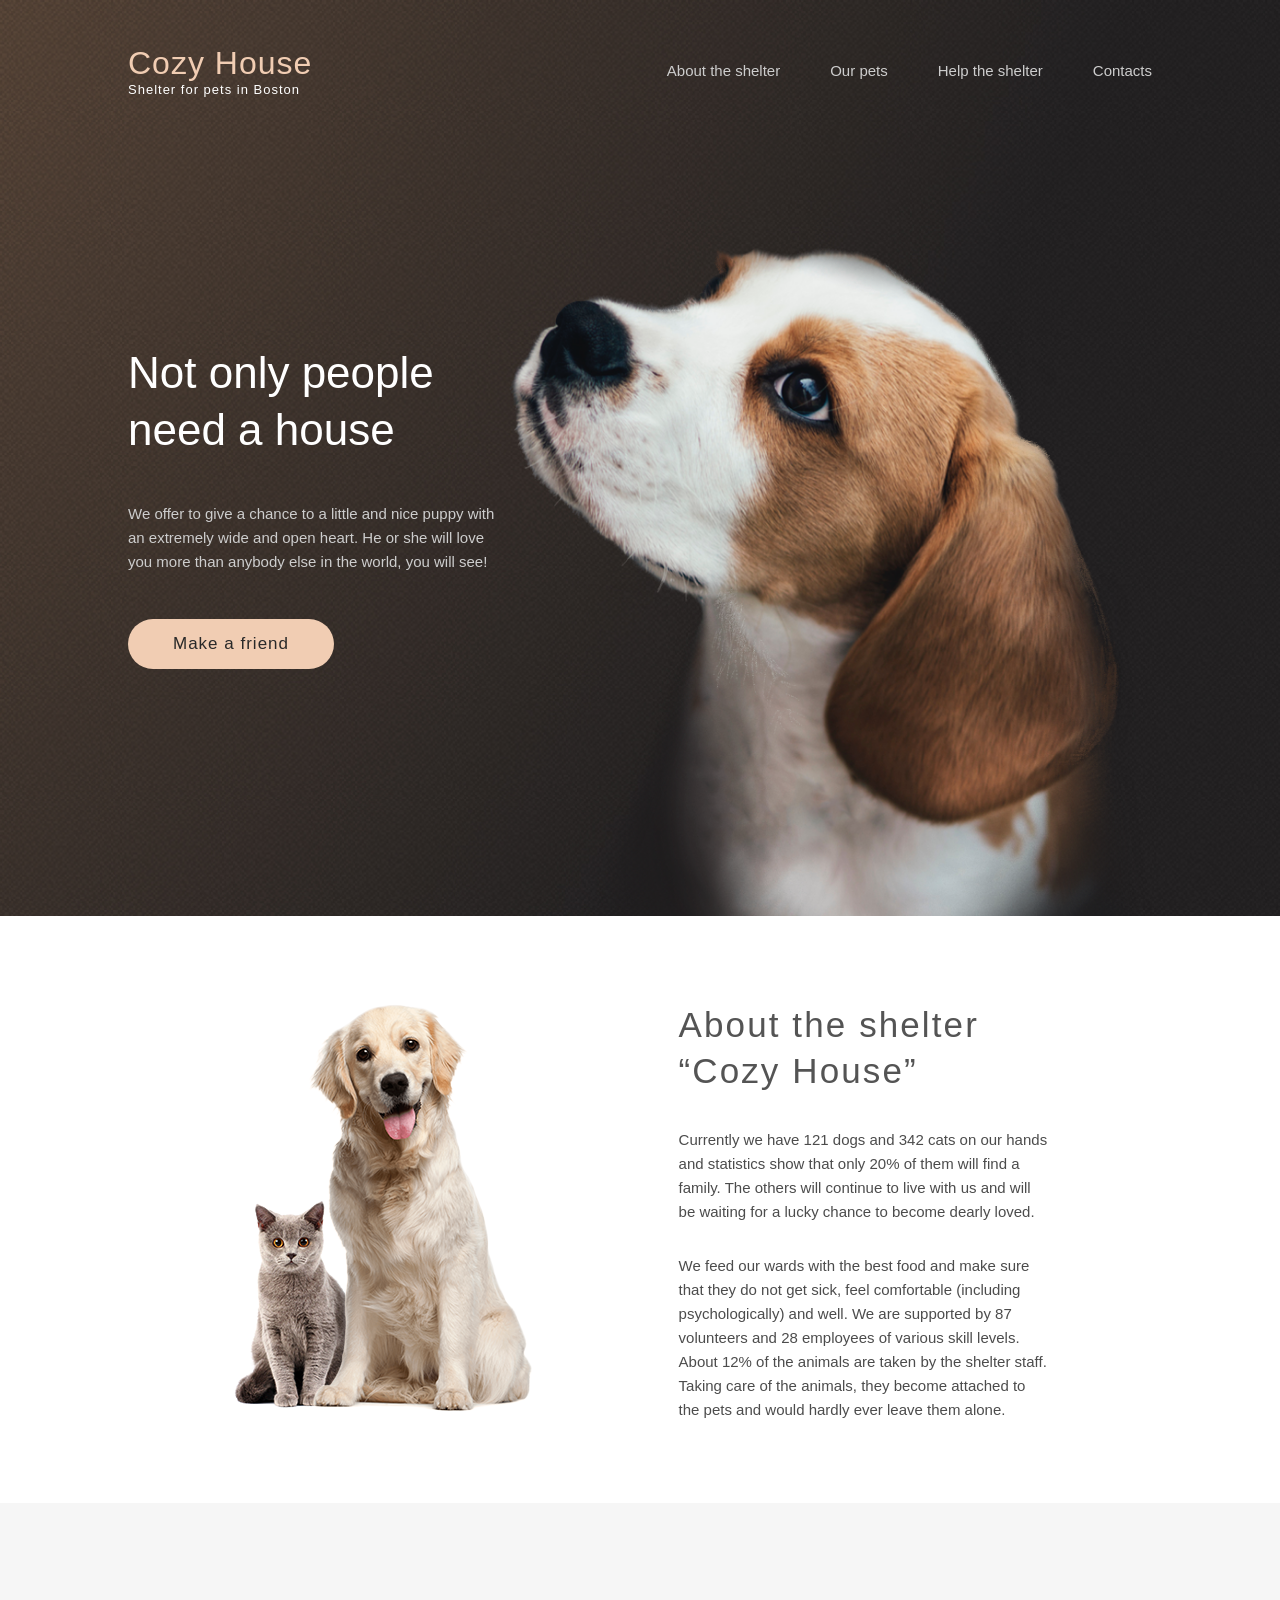
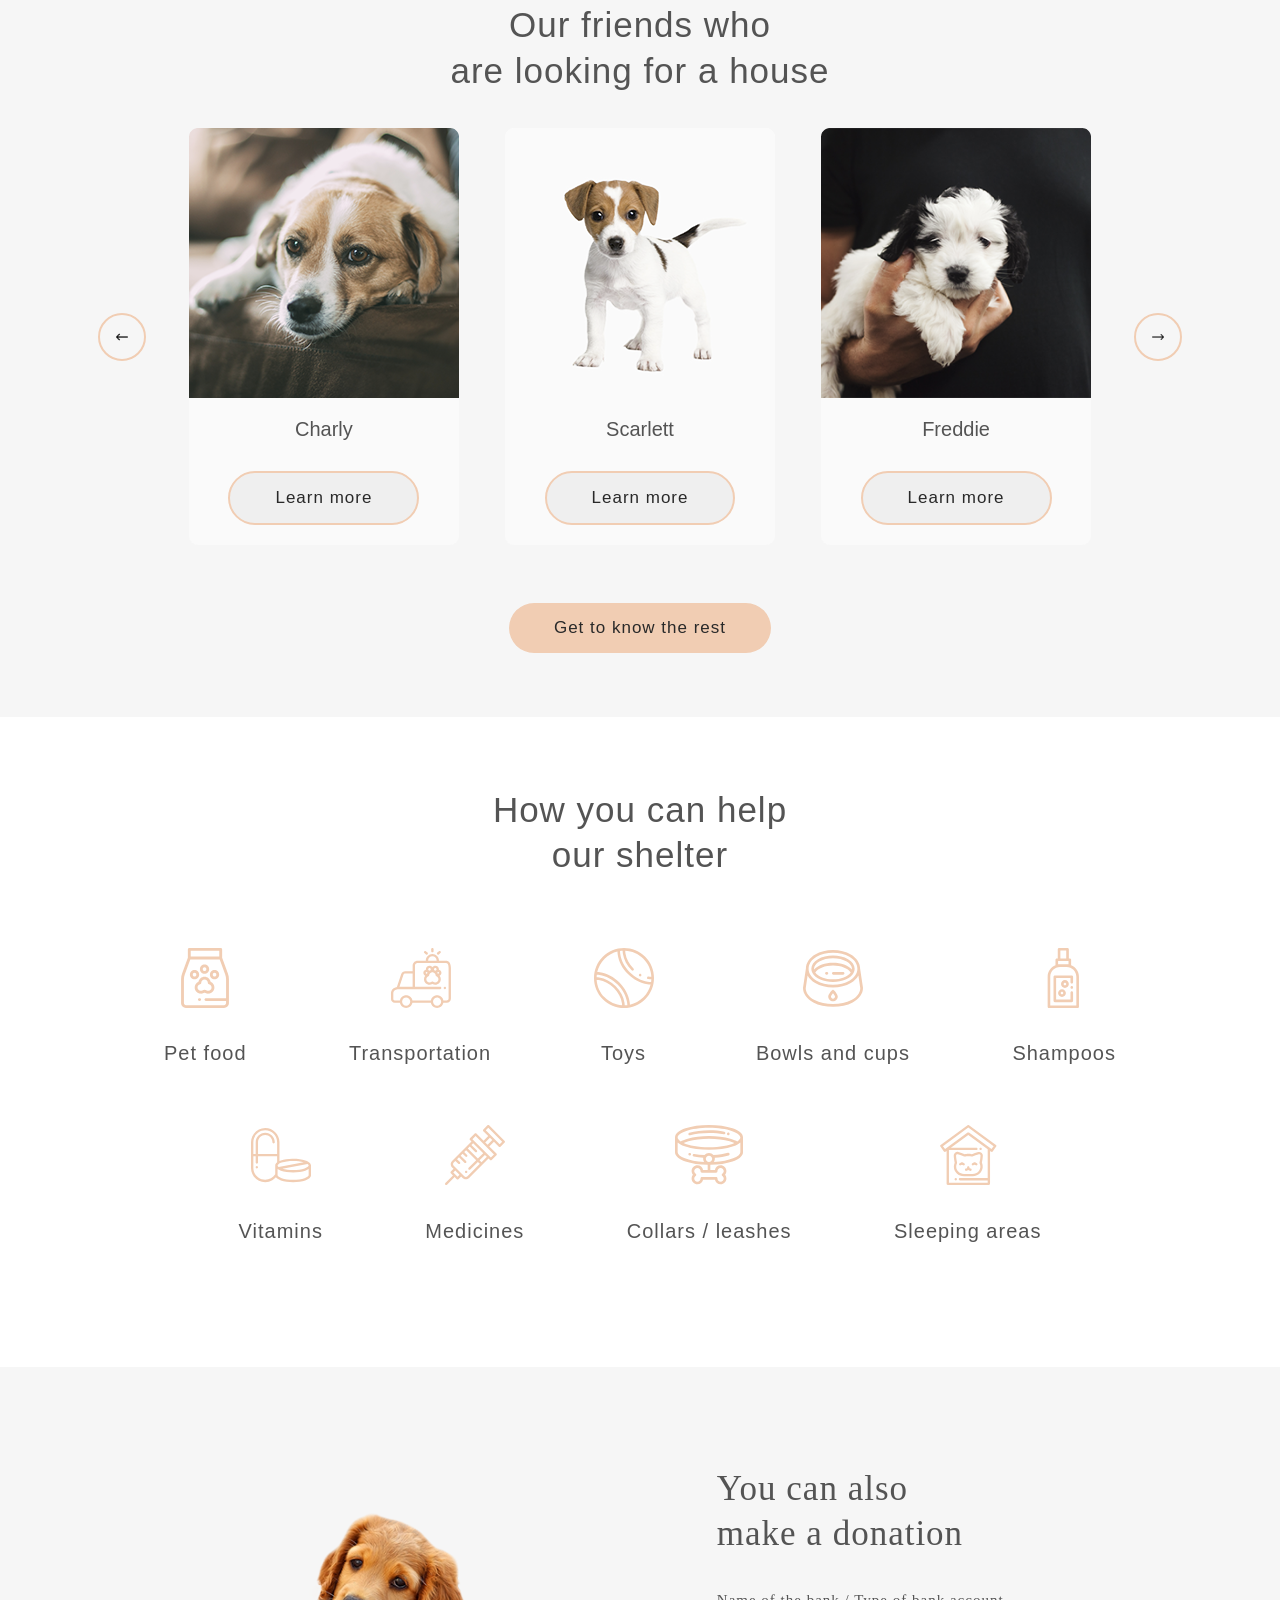
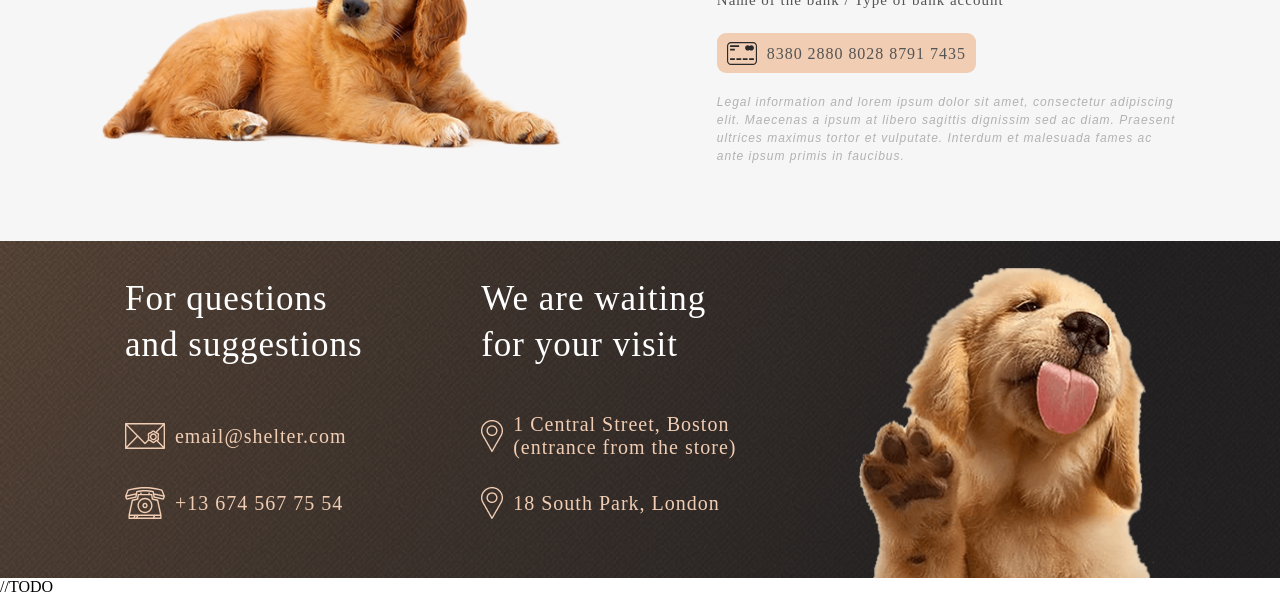
<file: shelter/index.html>
<!DOCTYPE html>
<html lang="en">
    <head>
        <meta charset="UTF-8">
        <meta name="viewport" content="width=device-width, initial-scale=1.0">
        <title>Home</title>
        <link rel="stylesheet" href="styles/index.css">
        <link rel="stylesheet" href="styles/style.css">
    </head>
    <body>
        <header> 
            <div class="wrapper">
                <nav>
                    <div class="logo">
                        <p class="title">Cozy House</p>
                        <p class="subtitle">Shelter for pets in Boston</p>
                    </div>
                    <div class="menu-list">
                        <input type="checkbox" id="menu-toggle" class="menu-toggle" hidden>
                        <label for="menu-toggle" class="menu-icon">
                            <span></span>
                            <span></span>
                            <span></span>
                        </label>

                        <ul class="menu">
                            <li class="menu__item">
                                <a class="menu__link menu__link_active" href="#about">About the shelter</a>
                            </li>
                            <li class="menu__item">
                                <a class="menu__link" href="pets.html">Our pets</a>
                            </li>
                            <li class="menu__item">
                                <a class="menu__link" href="#help">Help the shelter</a>
                            </li>
                            <li class="menu__item">
                                <a class="menu__link" href="#footer">Contacts</a>
                            </li>
                        </ul>
                        <div class="overlay"></div>
                    </div>
                </nav>

               <div class="intro-section">
                    <div class="left">
                        <h2>
                            Not only people <br /> need a house
                        </h2>
                        <p>
                            We offer to give a chance to a little and nice puppy with an extremely wide and open heart.
                            He or she will love you more than anybody else in the world, you will see!
                        </p>

                        <div class="make-friend">
                            <a href="pets.html" class="btn-color">Make a friend</a>
                        </div>
                    </div>

                    <div class="right">
                        <img src="images/start-screen-puppy.png" alt="">
                    </div>
                </div>
            </div>
        </header>

        <main>
            <div class="wrapper">
                <section id="about" class="about-section">
                    <div class="left">
                        <img src="images/about-pets.png" alt="">
                    </div>
                    <div class="right">
                        <h3>
                            About the shelter <br /> “Cozy House”
                        </h3>
                        <p>
                            Currently we have 121 dogs and 342 cats on our hands and statistics show that only 20% of them will find a family.
                            The others will continue to live with us and will be waiting for a lucky chance to become dearly loved.
                        </p>
                        <p>
                            We feed our wards with the best food and make sure that they do not get sick, feel comfortable (including psychologically) and well.
                            We are supported by 87 volunteers and 28 employees of various skill levels. About 12% of the animals are taken by the shelter staff.
                            Taking care of the animals, they become attached to the pets and would hardly ever leave them alone.
                        </p>
                    </div>
                </section>
            </div>
<section class="pets-section">
    <h3>Our friends who <br /> are looking for a house</h3>
    <div class="pets">
        <a href="#" class="arrow left">‹</a>
        <div class="slider"></div>
        <a href="#" class="arrow right">›</a>
    </div>
    <a href="#" class="btn-rest">Get to know the rest</a>
</section>

            
<!-- Popup window -->
<div class="overflow" id="overflow" style="visibility: hidden; opacity: 0;">
    <div class="popup__window" id="popupWindow">
        <button class="close" id="closePopup">✖</button>
        <div class="popup__info"></div>
    </div>
</div>

            <section id="help" class="help-section">
                <div class="wrapper">
                    <h3>
                        How you can help <br /> our shelter
                    </h3>
                    <div class="help-items">
                        <div class="help-item">
                            <img src="images/icon-pet-food.svg" alt="" />
                            <h4>Pet food</h4>
                        </div>
                        <div class="help-item">
                            <img src="images/icon-transportation.svg" alt="" />
                            <h4>Transportation</h4>
                        </div>
                        <div class="help-item">
                            <img src="images/icon-toys.svg" alt="" />
                            <h4>Toys</h4>
                        </div>
                        <div class="help-item">
                            <img src="images/icon-bowls-and-cups.svg" alt="" />
                            <h4>Bowls and cups</h4>
                        </div>
                        <div class="help-item">
                            <img src="images/icon-shampoos.svg" alt="" />
                            <h4>Shampoos</h4>
                        </div>
                        <div class="help-item">
                            <img src="images/icon-vitamins.svg" alt="" />
                            <h4>Vitamins</h4>
                        </div>
                        <div class="help-item">
                            <img src="images/icon-medicines.svg" alt="" />
                            <h4>Medicines</h4>
                        </div>
                        <div class="help-item">
                            <img src="images/collars-or-leashes.svg" alt="" />
                            <h4>Collars / leashes</h4>
                        </div>
                        <div class="help-item">
                            <img src="images/icon-sleeping-area.svg" alt="" />
                            <h4>Sleeping areas</h4>
                        </div>
                    </div>
                </div>     
            </section>

            <section class="donation-section">
                <div class="donation">
                    <div class="left">
                        <img src="images/donation-dog.png" alt="">
                    </div>
                    <div class="right">
                        <h3>
                            You can also <br /> make a donation
                        </h3>
                        <h5>Name of the bank / Type of bank account</h5>
                        <div class="credit-card">
                            <img src="images/credit-card.svg" alt="">
                            <h4>8380 2880 8028 8791 7435</h4>
                        </div>
                        <p>
                            Legal information and lorem ipsum dolor sit amet, consectetur adipiscing elit. Maecenas a ipsum at libero sagittis dignissim sed ac diam.
                            Praesent ultrices maximus tortor et vulputate. Interdum et malesuada fames ac ante ipsum primis in faucibus.
                        </p>
                    </div>
                </div>
            </section>
        </main>

        <footer id="contact">
            <div class="wrapper">
                <div class="footer-content">
                    <div class="contacts">
                        <h3>
                            For questions <br /> and suggestions
                        </h3>
                        <div class="info">
                            <img src="images/icon-email.svg" alt="">
                            <h4>email@shelter.com</h4>
                        </div>
                        <div class="info">
                            <img src="images/icon-phone.svg" alt="">
                            <h4>+13 674 567 75 54</h4>
                        </div>
                    </div>
                    <div class="locations">
                        <h3>
                            We are waiting <br /> for your visit
                        </h3>
                        <div class="info">
                            <img src="images/pin.png" alt="">
                            <h4>1 Central Street, Boston <br /> (entrance from the store)</h4>
                        </div>
                        <div class="info">
                            <img src="images/pin.png" alt="">
                            <h4>18 South Park, London </h4>
                        </div>
                    </div>
                    <div class="image">
                        <img src="images/footer-puppy.png" alt="">
                    </div> 
                </div>
            </div>
        </footer>
        <script src="./js/index.js" type="module"></script> //TODO
    </body>
</html>
</file>
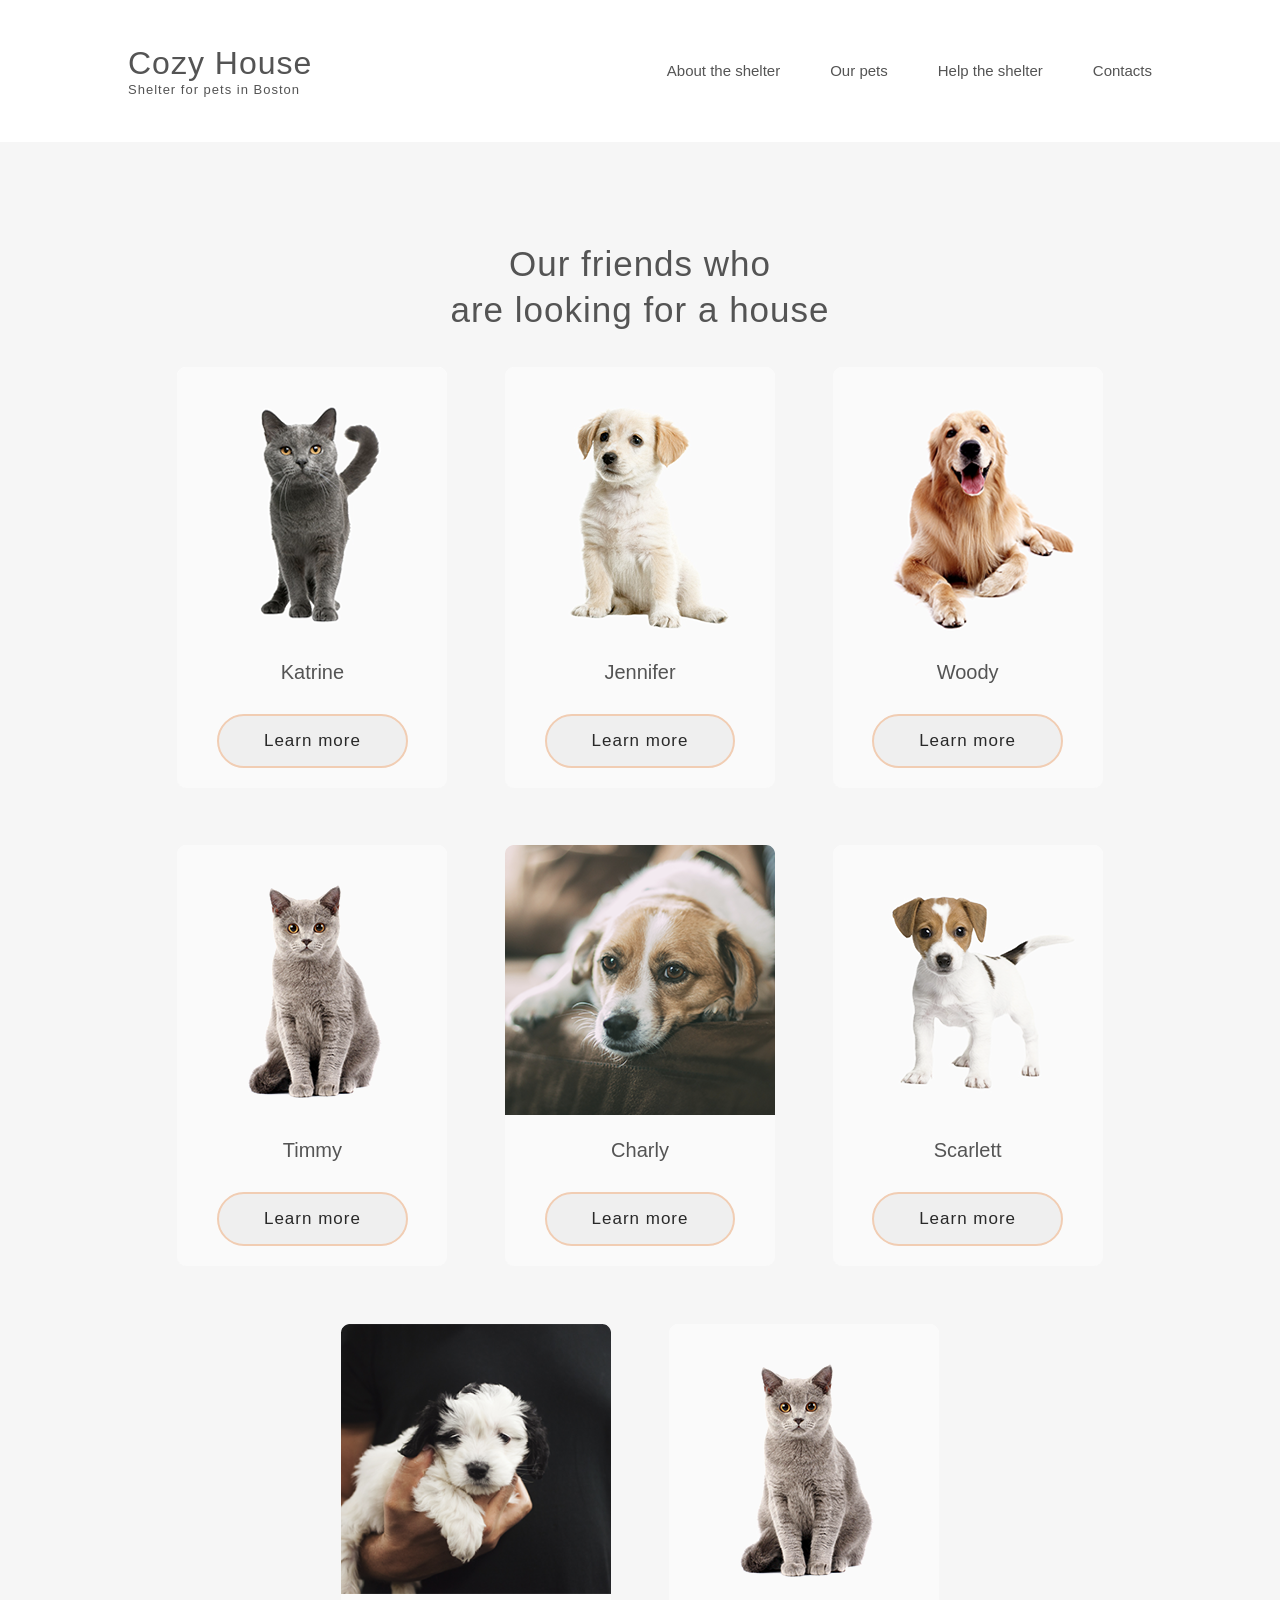
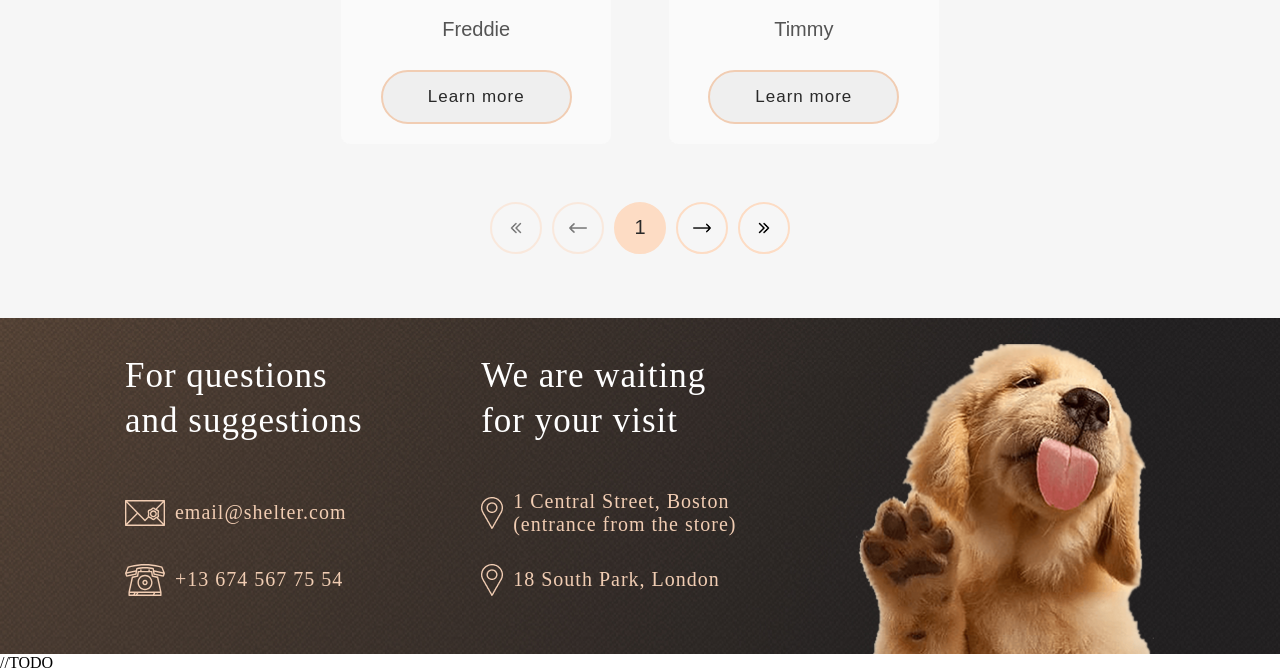
<file: shelter/pets.html>
<!DOCTYPE html>
<html lang="en">

    <head>
        <meta charset="UTF-8">
        <meta name="viewport" content="width=device-width, initial-scale=1.0">
        <title>Our pets</title>
        <link rel="stylesheet" href="styles/style.css">
        <link rel="stylesheet" href="styles/pets.css">
    </head>

    <body>
        <header>
          <div class="wrapper">
            <nav>
              <div class="logo">
                  <p class="title">Cozy House</p>
                  <p class="subtitle">Shelter for pets in Boston</p>
              </div>
              <div class="menu-list">
                  <input type="checkbox" id="menu-toggle" class="menu-toggle" hidden>
                  <label for="menu-toggle" class="menu-icon">
                      <span></span>
                      <span></span>
                      <span></span>
                  </label>

                  <ul class="menu">
                      <li class="menu__item">
                          <a class="menu__link " href="index.html">About the shelter</a>
                      </li>
                      <li class="menu__item">
                          <a class="menu__link menu__link_active" href="#pets">Our pets</a>
                      </li>
                      <li class="menu__item">
                          <a class="menu__link" href="#help">Help the shelter</a>
                      </li>
                      <li class="menu__item">
                          <a class="menu__link" href="#footer">Contacts</a>
                      </li>
                  </ul>
                  <div class="overlay"></div>
              </div>
          </nav>
          </div>
        </header>

      <section class="our-pets-section">
        <div class="wrapper">
          <h3>
            Our friends who <br /> are looking for a house
          </h3>
          <div class="pets" id="pets-c">
          </div>
          <div class="pagination" id="pagination-container">
            <a href="#" class="arrow double-left" id="double-left">««</a>
            <a href="#" class="arrow left" id="left">«</a>
            <a href="#" class="page-number" id="page-number">1</a>
            <a href="#" class="arrow right" id="right">»</a>
            <a href="#" class="arrow double-right" id="double-right">»»</a>
          </div>
          </div>
      </section>
      <!-- Popup window -->
      <div class="overflow" id="overflow" style="visibility: hidden; opacity: 0;">
        <div class="popup__window" id="popupWindow">
            <button class="close" id="closePopup">✖</button>
            <div class="popup__info"></div>
        </div>
      </div>
      
      <footer id="contact">
        <div class="wrapper">
          <div class="footer-content">
            <div class="contacts">
              <h3>
                For questions <br /> and suggestions
              </h3>
              <div class="info">
                <img src="images/icon-email.svg" alt="">
                <h4>email@shelter.com</h4>
              </div>
              <div class="info">
                <img src="images/icon-phone.svg" alt="">
                <h4>+13 674 567 75 54</h4>
              </div>
            </div>
            <div class="locations">
              <h3>
                We are waiting <br /> for your visit
              </h3>
              <div class="info">
                <img src="images/pin.png" alt="">
                <h4>1 Central Street, Boston <br /> (entrance from the store)</h4>
              </div>
              <div class="info">
                <img src="images/pin.png" alt="">
                <h4>18 South Park, London </h4>
              </div>
            </div>
            <div class="image">
              <img src="images/footer-puppy.png" alt="">
            </div>
          </div>
        </div>
      </footer>
<script src="./js/pets.js" type="module"></script> //TODO
    </body>

</html>
</file>
<file: shelter/styles/index.css>
header{
    background-image: url(../images/start-screen-gradient-background.jpg);
    min-height: 100vh;
    background-size: cover;
    background-repeat: no-repeat;
}

:root {
    --font-family--georgia: 'Georgia', serif;
    --font-family--arial: 'Arial', sans-serif;
    --color-black: #000000;
    --color-white: #ffffff;
    --color-primary: #f1cdb3;
    --color-primary-light: #fddcc4;
    --color-dark-3xl: #292929;
    --color-dark-2xl: #444444;
    --color-dark-xl: #4c4c4c;
    --color-dark-l: #545454;
    --color-dark-m: #b2b2b2;
    --color-dark-s: #cdcdcd;
    --color-light-l: #f6f6f6;
    --color-light-s: #fafafa;
  
    --viewport--xs: 320px;
    --viewport--md: 768px;
    --viewport--lg: 1280px;
  }
  
h2,
h3,
h4,
h5 {
  font-family: var(--font-family--georgia);
  color: var(--color-dark-l);
  font-weight: 400;
}
h2 {
  font-size: 44px;
  line-height: 57px;
}
h3 {
  font-size: 35px;
  line-height: 45px;
  letter-spacing: 0.06em;
}
h4 {
  font-size: 20px;
  line-height: 23px;
  letter-spacing: 0.06em;
}
h5 {
  font-size: 15px;
  line-height: 17px;
  letter-spacing: 0.06em;
}

.btn-color{
    padding: 15px 45px;
    border-radius: 100px;
    color: #292929;
    display: inline-block;
    font-size: 17px;
    background: #F1CDB3;
    font-family: "Georgia", sans-serif;
    letter-spacing: 1px;
    text-decoration: none;
}

    /*nav*/

nav{
    display: flex;
    justify-content: space-between;
    align-items: center;
    width: 100%;
    padding-top: 5vh;
    position: relative;
    z-index: 1000;
}

.title{
    color: #F1CDB3;
}

.subtitle{
    color: #FFFFFF;
}

nav ul li a{
    color: #CDCDCD;
}

nav ul li a:hover{
    color: #FAFAFA;
}

nav ul li a.active {
    color: #FAFAFA;
}

    /*intro-section*/

.intro-section{
    display: flex;
    min-height: 91vh;
    width: 100%;
    align-items: center;
    justify-content: space-between;
    overflow: hidden;
}

.intro-section .left{
    width: 40%;
}

.intro-section .left h2{
    color: #FFFFFF;
    font-family: "Georgia", sans-serif;
    font-size: 44px;
    line-height: 57.2px;
    font-weight: 400;
    margin-bottom: 1em;
}

.intro-section .left p{
    color: #CDCDCD;
    font-family: "Arial", sans-serif;
    font-size: 15px;
    line-height: 24px;
    font-weight: 400;
    margin-bottom: 3em;
}

.intro-section .right{
    align-self: flex-end;
}

.intro-section .right img{
    vertical-align: middle;
    width: 100%;
    height: auto; 
    max-height: 80vh;
}

  /*about-section*/

.about-section{
    display: flex;
    min-height: fit-content;
    width: 100%;
    align-items: center;
    gap: 10%;
    justify-content: space-evenly;
    padding: 5%;
}

.about-section .right{
    width: 40%;
}

.about-section .left{
    text-align: center;
}

.about-section .left img {
    width: 100%;
    height: auto;
}

.about-section .right h3{
    color: #545454;
    font-family: "Georgia", sans-serif;
    font-size: 35px;
    line-height: 45.5px;
    font-weight: 400;
}

.about-section .right p{
    color: #4C4C4C;
    font-family: "Arial", sans-serif;
    font-size: 15px;
    line-height: 24px;
    font-weight: 400;
    margin-bottom: 2em;
}

  /*pets-section*/

.pets-section{
    background: #F6F6F6;
    padding: 5%;
    min-height: auto;
    width: 100%;
    text-align: center;
}

.pets-section h3{
    color: #545454;
    font-family: "Georgia", sans-serif;
    font-size: 35px;
    line-height: 45.5px;
    font-weight: 400;
    text-align: center;
    letter-spacing: 1px;
}

.pets-section .pets{
    display: flex;
    align-items: center;
    justify-content: space-evenly;
    position: relative; 
}

.pets-section .pets .slider{
    display: flex;
    justify-content: center;
    gap: 5%;
}

.pets-section .pet{
    background: #FAFAFA;
    border-radius: 9px;
    display: flex;
    flex-direction: column;
    justify-content: space-between;
    align-items: center;  
}

.pets-section .pet p{
    color: #545454;
    font-family: "Georgia", sans-serif;
    font-size: 20px;
    line-height: 22.72px;
    font-weight: 400;
    margin-bottom: 30px;
    text-align: center;
}

.pets-section .btn-rest{
    padding: 15px 45px 15px 45px;
    color: #292929;
    display: inline-block;
    font-size: 17px;
    font-family: "Georgia", sans-serif;
    letter-spacing: 1px;
    text-decoration: none;
    border-radius: 100px;
    background: #F1CDB3;
    margin-top: 5%;
}

.pets-section .arrow{
    border: 2px solid #F1CDB3;
    border-radius: 100px;
    height: 3em;
    cursor: pointer;
    display: flex;
    align-items: center;
    justify-content: center;
    text-decoration: none;
    padding: 1em 1em;
}

.pets-section .arrow.left{
    content: url(../images/left-arrow.png);
}

.pets-section .arrow.right{
    content: url(../images/right-arrow.png);
}

  /*help-section*/

.help-section{
    display: flex;
    min-height: fit-content;
    width: 100%;
    margin: 0;
    margin-bottom: 5%;
    text-align: center;
}

.help-section h3{
    color: #545454;
    font-family: "Georgia", sans-serif;
    font-size: 35px;
    line-height: 45.5px;
    font-weight: 400;
    text-align: center;
    letter-spacing: 1px;
    margin-top: 2em;
    margin-bottom: 2em;
}

.help-section .help-items {
    display: flex;
    flex-wrap: wrap;
    justify-content: center;
    gap: 10%;
    width: 100%;
}

.help-section .help-item {
    display: flex;
    flex-direction: column;
    align-items: center;
    text-align: center;
}

.help-section .help-item img {
    height: 60px;
    margin-bottom: 0.5em;
}

.help-section .help-item h4{
    color: #545454;
    font-family: "Georgia", sans-serif;
    font-size: 20px;
    line-height: 23px;
    font-weight: 400;
    text-align: center;
    letter-spacing: 1px;
    margin-bottom: 3em;
}

/* donation-section*/

.donation-section{
    min-height: fit-content;
    background: #F6F6F6;
}

.donation-section .donation{
    margin: 0 auto;
    display: flex;
    align-items: center;
    justify-content: space-evenly;
    gap: 10%;
    padding: 5%;
}

.donation-section .right{
    width: 40%;
}

.donation-section .left{
    width: 40%;
    margin-top: 5%;
}

.donation-section .left img{
    width: 100%;
    height: auto;
}

.donation-section h3{
    color: #545454;
    font-size: 35px;
    line-height: 45.5px;
    font-weight: 400;
    letter-spacing: 1px;
}

.donation-section h5{
    color: #545454;
    font-size: 15px;
    line-height: 16.5px;
    font-weight: 400;
    letter-spacing: 1px;
}

.donation-section p{
    font-family: "Arial", sans-serif;
    font-style: italic;
    color: #B2B2B2;
    font-size: 12px;
    line-height: 18px;
    font-weight: 400;
    letter-spacing: 1px;
}

.donation-section .credit-card{
    display: flex;
    align-items: center;
    gap: 10px;
    background: #F1CDB3;
    height: 40px;
    width: fit-content;
    padding-left: 10px;
    border-radius: 9px;
    margin-bottom: 20px;
    padding-right: 10px;
    white-space: nowrap;
}

.donation-section .credit-card h4{
    color: #545454;
    font-size: 1em;
    line-height: 23px;
    font-weight: 400;
}


@media(max-width: 1170px){

    .intro-section {
        flex-direction: column;
        margin-top: 10%;
        height: auto;
    }

    .intro-section .right {
        padding-top: 10%;
        margin: 0 auto;
    }

    .intro-section .left{
        width: 70%;
        margin-top: 10%;
    }

    .intro-section .left .make-friend {
        text-align: center;
    }

    .about-section {
        flex-direction: column;
        margin-bottom: 5%;
        height: auto;
        justify-content: space-evenly;
    }

    .about-section .left {
        order: 2;
    }

    .about-section .right {
        order: 1;
        width: 50%;
    }

    .pets-section .pets{
        grid-template-columns: auto repeat(2, 1fr) auto;
    }

    .pet:nth-child(3) {
        display: none;
    }

    .donation {
        flex-direction: column;
        height: auto;
        padding: 5%;
    }

    .donation-section .donation .left {
        order: 2;
        width: 60%;
    }

    .donation-section .donation .right {
        order: 1;
        width: 50%;
    }
}

@media(max-width: 800px){

    .intro-section .left{
        margin-top: 30%;
    }

    .about-section .right{
        width: 90%;
    }

    .pet:nth-child(3) {
        display: none;
    }

    .pet:nth-child(2) {
        display: none;
    }

    .pets-section .pets {
        display: grid;
        grid-template-rows: auto auto;
        grid-template-columns: 1fr 1fr;
        gap: 10px;
    }

    pets {
        display: grid;
        grid-template-columns: 1fr 1fr; /* Two columns for the container */
        gap: 20px;
        position: relative;
    }

    .pets .slider {
        grid-column: span 2; /* Stretch slider across two columns */
        display: flex; /* Flexbox for horizontal layout */
        transition: transform 0.5s ease; /* Smooth transition */
        overflow: hidden; /* Hide overflowed slides */
    }
    .slider__track {
        display: flex;
        overflow: hidden;
        justify-content: center;
    }
    .pet {
        min-width: 100%; 
        padding: 10px;
        box-sizing: border-box;
    }

    .pets .arrow {
        grid-row: 2;
        grid-column: auto;
        justify-self: center;
    }

    .donation-section .donation .right{
        width: 90%;
    }

    .donation-section .credit-card{
        width: 100%;
    }

    .donation-section .credit-card h4{
        font-size: clamp(8px, 4vw, 23px);
    }

    h3{
        text-align: center;
    }
}

@media(max-width: 620px){

    .menu-icon span{
        background-color: #F1CDB3;
    }

}


.slider {
    display: flex;
    overflow: hidden;
    width: 80%; /* Контейнер для слайдера */
}







.popup__window {
    display: none;
    position: fixed;
    top: calc(50% - 250px);
    left: calc(50% - 450px);
    z-index: 18;
    width: 900px;
    height: 500px;
    box-shadow: 0px 2px 35px 14px rgba(13, 13, 13, 0.04);
    background: #FAFAFA;
    border-radius: 9px;
  }
  .popup__window .close {
    position: absolute;
    background-image: url("assets/icons/popup.svg");
    background-repeat: no-repeat;
    background-position: center;
    top: -52px;
    right: -30px;
    width: 52px;
    height: 52px;
    border: 2px solid #F1CDB3;
    border-radius: 100px;
  }
  .popup__window .close:hover {
    cursor: pointer;
    border-color: #FDDCC4;
    background-color: #FDDCC4;
  }
  .popup__window .popup__info {
    display: flex;
    height: 100%;
  }
  .popup__window .popup__info img {
    width: 500px;
    height: 500px;
  }
  @media (max-width: 1279px) {
    .popup__window .popup__info img {
      width: 350px;
      height: 350px;
    }
  }
  @media (max-width: 767.9px) {
    .popup__window .popup__info img {
      display: none;
    }
  }
  .popup__window .popup__info .popup__text {
    height: 100%;
    padding-top: 50px;
    padding-left: 30px;
    padding-right: 20px;
  }
  @media (max-width: 1279px) {
    .popup__window .popup__info .popup__text {
      overflow-y: scroll;
      padding-top: 10px;
      padding-left: 10px;
      padding-right: 10px;
    }
  }
  @media (max-width: 767.9px) {
    .popup__window .popup__info .popup__text {
      padding: 10px;
    }
  }
  .popup__window .popup__info .popup__text .popup__heading {
    font-family: "Georgia", Times, sans;
    font-weight: 400;
    font-size: 3.5rem;
    line-height: 4.5rem;
    letter-spacing: 0.06em;
    margin-bottom: 20px;
  }
  @media (max-width: 767.9px) {
    .popup__window .popup__info .popup__text .popup__heading {
      text-align: center;
    }
  }
  .popup__window .popup__info .popup__text .popup__subheading {
    font-family: "Georgia", Times, sans;
    font-weight: 400;
    font-size: 2rem;
    line-height: 2.3rem;
    letter-spacing: 0.06em;
  }
  @media (max-width: 767.9px) {
    .popup__window .popup__info .popup__text .popup__subheading {
      text-align: center;
    }
  }
  .popup__window .popup__info .popup__text p {
    font-family: "Georgia", Times, sans;
    font-weight: 400;
    font-size: 1.5rem;
    line-height: 1.7rem;
    letter-spacing: 0.06em;
    margin-top: 40px;
    margin-bottom: 40px;
  }
  @media (max-width: 1279px) {
    .popup__window .popup__info .popup__text p {
      margin-top: 20px;
      margin-bottom: 20px;
      font-size: 1.3rem;
      line-height: 1.4rem;
    }
  }
  @media (max-width: 767.9px) {
    .popup__window .popup__info .popup__text p {
      text-align: justify;
      margin-bottom: 24px;
    }
  }
  .popup__window .popup__info .popup__text li {
    font-family: "Georgia", Times, sans;
    font-size: 1.5rem;
    line-height: 1.65rem;
    letter-spacing: 0.06em;
    padding-left: 14px;
    margin-bottom: 12px;
    position: relative;
  }
  @media (max-width: 767.9px) {
    .popup__window .popup__info .popup__text li {
      margin-bottom: 5px;
    }
  }
  .popup__window .popup__info .popup__text li:after {
    content: url("assets/icons/dot.svg");
    position: absolute;
    top: -3px;
    left: 0;
  }
  .popup__window .popup__info .popup__text li span {
    font-weight: 700;
  }
  @media (max-width: 1279px) {
    .popup__window {
      width: 630px;
      height: 350px;
      top: calc(50% - 175px);
      left: calc(50% - 315px);
    }
  }
  @media (max-width: 767.9px) {
    .popup__window {
      width: 240px;
      height: 342px;
      top: calc(50% - 171px);
      left: calc(50% - 120px);
    }
  }
  





  /* Modal START */
.popup__title,
.popup__subtitle,
.popup__description,
.popup__list-item-title,
.popup__list-item-text {
    color: var(--color-black);
    margin: 0;
}

.popup__title {
    margin-bottom: 10px;
}

.popup__subtitle {
    font-size: 20px;
    line-height: 23px;
}

.popup__description {
    font-size: 15px;
    line-height: 17px;
    letter-spacing: 0.06em;
    margin: 40px 0;
}

.popup__list {
    display: flex;
    flex-direction: column;
    gap: 10px;
    margin: 0;
    padding-left: 14px;
}

.popup__list-item-title {
    font-weight: 700;
    display: inline-block;
}

.popup__list-item-text {
    display: inline-block;
}

.popup__list li::marker {
    color: var(--color-primary);
}
  /* Modal END */
</file>
<file: shelter/styles/style.css>
*,
*::after,
*::before{
    box-sizing: border-box;
}


header * {
    margin: 0;
}

body {
    margin: 0;
    padding: 0;
    height: 100%;
}

.wrapper{
    max-width: 80%;
    margin: 0 auto;
}

a:hover{
    cursor: pointer;
}

/* nav */
.title {
    font-family: "Georgia", sans-serif;
    font-size: 32px;
    letter-spacing: 1px;
    font-weight: 400;
    white-space: nowrap;
}

.subtitle {
    font-family: "Arial", sans-serif;
    font-size: 13px;
    letter-spacing: 1px;
}

nav ul {
    display: flex;
    align-items: center;
    gap: 50px;
    list-style: none;
    margin: 0;
    left: 50%;
}

    nav ul li a {
        font-family: "Arial", sans-serif;
        font-size: 15px;
        text-decoration: none;
    }

        nav ul li a.active {
            text-decoration: underline;
            text-decoration-color: #F1CDB3;
            text-decoration-thickness: 3px;
            text-underline-position: under;
        }

.menu-list {
    position: relative;
}

.menu-toggle {
    display: none; 
}

.menu-icon {
    display: none; 
    cursor: pointer;
}




  /*  pets section  */

.pet .btn-learn{
    padding: 15px 45px;
    color: #292929;
    display: inline-block;
    font-size: 17px;
    font-family: "Georgia", sans-serif;
    letter-spacing: 1px;
    text-decoration: none;
    border: 2px solid #F1CDB3;
    border-radius: 100px;
    margin-bottom: 20px;
}

.pet:hover{
    cursor: pointer;
}

.pet .btn-learn:hover{
    background-color: #FDDCC4;
    border: 2px solid #FDDCC4;
}

.arrow:hover{
    background-color: #FDDCC4;
    border: 2px solid #FDDCC4;
}


/* footer */

footer{
    background-image: url(../images/start-screen-gradient-background.jpg);
    background-size: cover;
    background-repeat: no-repeat;
    margin-top: auto; 
    min-height: fit-content;
}

footer .wrapper{
    max-width: 90%;
}

footer .footer-content{
    display: flex;
    flex-wrap: wrap;
    justify-content: space-evenly;
}

footer .footer-content h3{
    color: #FFFFFF;
    font-size: 35px;
    line-height: 45.5px;
    font-weight: 400;
    letter-spacing: 1px;
}

footer .footer-content .info{
    display: flex;
    align-items: center;
    justify-content: start; 
    gap: 10px;
    height: 20%;
}

footer .footer-content .contacts{
    padding-right: 5%;
}

footer .footer-content .locations{
    padding-right: 5%;
}

footer .footer-content h4{
    color: #F1CDB3;
    font-size: 20px;
    line-height: 23px;
    font-weight: 400;
    letter-spacing: 1px;
}

footer .footer-content .image{
    align-self: flex-end;
}

footer .footer-content .image img{
    vertical-align: middle;
    margin-bottom: 0;   
    width: 100%;
    height: auto;
}

@media(min-width: 621px){
    nav ul{
        display: flex;
        align-items: center;
        list-style: none;
        margin: 0;
    }
}
@media (max-width: 620px) {
    .menu {
        position: fixed;
        top: 0;
        right: 0; /* Изначально меню за пределами экрана */
        width: 100%;
        height: 100%;
        background-color: #292929;
        transition: transform 0.3s ease-in-out;
        transform: translateX(100%);
        z-index: 1000;
        align-items:flex-start; 
    }

    .menu.open {
        transform: translateX(0);
        width: 80%;    
    }

    .overlay {
        position: fixed;
        top: 0;
        left: 0;
        width: 100%;
        height: 100%;
        background-color: rgba(0, 0, 0, 0.5);
        opacity: 0;
        visibility: hidden;
        transition: opacity 0.3s ease-in-out, visibility 0.3s ease-in-out;
        z-index: 999;
    }

    .overlay_show {
        opacity: 1;
        visibility: visible;
    }

    .menu-toggle:checked ~ .menu {
        display: flex;
        padding: 0;
    }

    .menu-icon span {
        display: block;
        height: 1%;
        width: 100%;
        margin: 40% 0;
        border-radius: 2px;
        transition: transform 0.3s ease-in-out, opacity 0.3s ease-in-out;
    }

    .menu-icon {
        display: block;
        width: 30px;
        height: 30px;
        cursor: pointer;
        position: fixed;
        top: 5%;
        right: 5%;
        z-index: 1100;
        transition: transform 0.3s ease-in-out;
    }

    .menu-icon_open {
        transform: rotate(90deg);
    }

    nav ul {
        display: flex;
        position: fixed;
        top: 0;
        left: 50%;
        width: 100%;
        height: 100%;
        background-color: #292929;
        flex-direction: column;
        justify-content: center;
        align-items: center;
    }

    nav ul li a {
        font-size: 21px;
        padding: 1px;
    }
}


.popup__window {
    display: none;
    position: fixed;
    top: calc(50% - 250px);
    left: calc(50% - 450px);
    z-index: 18;
    width: 900px;
    height: 500px;
    box-shadow: 0px 2px 35px 14px rgba(13, 13, 13, 0.04);
    background: #FAFAFA;
    border-radius: 9px;
}

.popup__window .close {
    position: absolute;
    background-image: url("assets/icons/popup.svg");
    background-repeat: no-repeat;
    background-position: center;
    top: -52px;
    right: -30px;
    width: 52px;
    height: 52px;
    border: 2px solid #F1CDB3;
    border-radius: 100px;
}

.popup__window .close:hover {
    cursor: pointer;
    border-color: #FDDCC4;
    background-color: #FDDCC4;
}

.popup__window .popup__info {
    display: flex;
    height: 100%;
}

.popup__window .popup__info img {
    width: 500px;
    height: 500px;
    object-fit: cover;
}

@media (max-width: 1279px) {
    .popup__window {
        width: 630px;
        height: 350px;
        top: calc(50% - 175px);
        left: calc(50% - 315px);
    }

    .popup__window .popup__info img {
        width: 350px;
        height: 350px;
    }
}

@media (max-width: 767.9px) {
    .popup__window {
        width: 240px;
        height: 342px;
        top: calc(50% - 171px);
        left: calc(50% - 120px);
    }

    .popup__window .popup__info img {
        display: none;
    }

    .popup__window .popup__info .popup__text {
        padding: 10px;
    }
}

.popup__window .popup__info .popup__text {
    height: 100%;
    padding-top: 50px;
    padding-left: 30px;
    padding-right: 20px;
}

@media (max-width: 1279px) {
    .popup__window .popup__info .popup__text {
        overflow-y: scroll;
        padding-top: 10px;
        padding-left: 10px;
        padding-right: 10px;
    }
}

.popup__window .popup__info .popup__text .popup__heading {
    font-family: "Georgia", Times, sans;
    font-weight: 400;
    font-size: 3.5rem;
    line-height: 4.5rem;
    letter-spacing: 0.06em;
    margin-bottom: 20px;
}

@media (max-width: 767.9px) {
    .popup__window .popup__info .popup__text .popup__heading {
        text-align: center;
    }
}

.popup__window .popup__info .popup__text .popup__subheading {
    font-family: "Georgia", Times, sans;
    font-weight: 400;
    font-size: 2rem;
    line-height: 2.3rem;
    letter-spacing: 0.06em;
}

@media (max-width: 767.9px) {
    .popup__window .popup__info .popup__text .popup__subheading {
        text-align: center;
    }
}

.popup__window .popup__info .popup__text p {
    font-family: "Georgia", Times, sans;
    font-weight: 400;
    font-size: 1.5rem;
    line-height: 1.7rem;
    letter-spacing: 0.06em;
    margin-top: 40px;
    margin-bottom: 40px;
}

@media (max-width: 1279px) {
    .popup__window .popup__info .popup__text p {
        margin-top: 20px;
        margin-bottom: 20px;
        font-size: 1.3rem;
        line-height: 1.4rem;
    }
}

@media (max-width: 767.9px) {
    .popup__window .popup__info .popup__text p {
        text-align: justify;
        margin-bottom: 24px;
    }
}


.popup__window .popup__info .popup__text li {
    font-family: "Georgia", Times, sans;
    font-size: 1.5rem;
    line-height: 1.65rem;
    letter-spacing: 0.06em;
    padding-left: 14px;
    margin-bottom: 12px;
    position: relative;
}

@media (max-width: 767.9px) {
    .popup__window .popup__info .popup__text li {
        margin-bottom: 5px;
    }
}

.popup__window .popup__info .popup__text li:after {
    content: url("assets/icons/dot.svg");
    position: absolute;
    top: -3px;
    left: 0;
}

.popup__window .popup__info .popup__text li span {
    font-weight: 700;
}

/* Стиль для заголовков и текста попапа */
.popup__title,
.popup__subtitle,
.popup__description,
.popup__list-item-title,
.popup__list-item-text {
    color: var(--color-black);
    margin: 0;
}

.popup__title {
    margin-bottom: 10px;
}

.popup__subtitle {
    font-size: 20px;
    line-height: 23px;
}

.popup__description {
    font-size: 15px;
    line-height: 17px;
    letter-spacing: 0.06em;
    margin: 40px 0;
}

.popup__list {
    display: flex;
    flex-direction: column;
    gap: 10px;
    margin: 0;
    padding-left: 14px;
}

.popup__list-item-title {
    font-weight: 700;
    display: inline-block;
}

.popup__list-item-text {
    display: inline-block;
}

.popup__list li::marker {
    color: var(--color-primary);
}
</file>
<file: shelter/styles/pets.css>
/*  nav  */

nav{
    display: flex;
    justify-content: space-between;
    align-items: center;
    background: #FFFFFF;
    width: 100%;
    padding-top: 5vh;
    padding-bottom: 5vh;
}

.title{
    color: #545454;
}

.subtitle{
    color: #545454;
}

nav ul li a{
    color: #545454;
}

nav ul li a.active {
    color: #292929;
}

nav ul li a:hover{
    color: #292929;
}


  /* our-pets-section  */

.our-pets-section{
    background: #F6F6F6;
    padding: 5%;
    min-height: 100vh;
    width: 100%;
}

.our-pets-section h3{
    color: #545454;
    font-family: "Georgia", sans-serif;
    font-size: 35px;
    line-height: 45.5px;
    font-weight: 400;
    text-align: center;
    letter-spacing: 1px;
}

.our-pets-section .pets{
    display: flex;
    flex-wrap: wrap;
    justify-content: center;
    gap: 5%
}

.our-pets-section .wrapper{
    max-width: 100%;
}

.our-pets-section .pet{
    background: #FAFAFA;
    border-radius: 9px;
    text-align: center; 
    max-width: 100%;
    margin-bottom: 5%;
}

.our-pets-section .pet img {
    max-width: 100%;
    height: auto;
    object-fit: cover;
}

.our-pets-section .pet p{
    color: #545454;
    font-family: "Georgia", sans-serif;
    font-size: 20px;
    line-height: 22.72px;
    font-weight: 400;
    margin-bottom: 30px;
    text-align: center;
}


.our-pets-section .arrow,
.our-pets-section .pagination .page-number {
    border: 2px solid #FDDCC4;
    border-radius: 100px;
    width: 52px;
    height: 52px;
    cursor: pointer;
    display: flex;
    align-items: center;
    justify-content: center;
    text-decoration: none;
    padding: 15px 15px;
}

.our-pets-section .pagination .page-number{
    color: #292929;
    font-family: "Georgia", sans-serif;
    font-size: 20px;
    line-height: 23px;
    font-weight: 400;
    text-align: center;
}

.our-pets-section .pagination{
    display: flex;
    gap: 10px;
    justify-content: center;
    align-items: center;
}

.our-pets-section .page-number{
    background: #FDDCC4;
}

.our-pets-section .arrow.left{
    content: url(../images/left-arrow.png);
}

.our-pets-section .arrow.right{
    content: url(../images/right-arrow.png);
}

.our-pets-section .arrow.double-left{
    content: url(../images/left.png);
}

.our-pets-section .arrow.double-right{
    content: url(../images/right.png);
}
.disabled {
    pointer-events: none;
    opacity: 0.5;
}


@media(max-width: 1000px){

    .our-pets-section .pet:nth-child(n+7) {
        display: none;
    }
}

@media(max-width: 630px){

    .our-pets-section .pet:nth-child(n+4) {
        display: none;
    }
}

@media(max-width: 620px){

    .menu-icon span{
        background-color: #000000;
    }

    nav ul li a{
        color: #CDCDCD;
    }
    
    nav ul li a:hover{
        color: #FAFAFA;
    }
    
    nav ul li a.active {
        color: #FAFAFA;
    }

}
</file>
